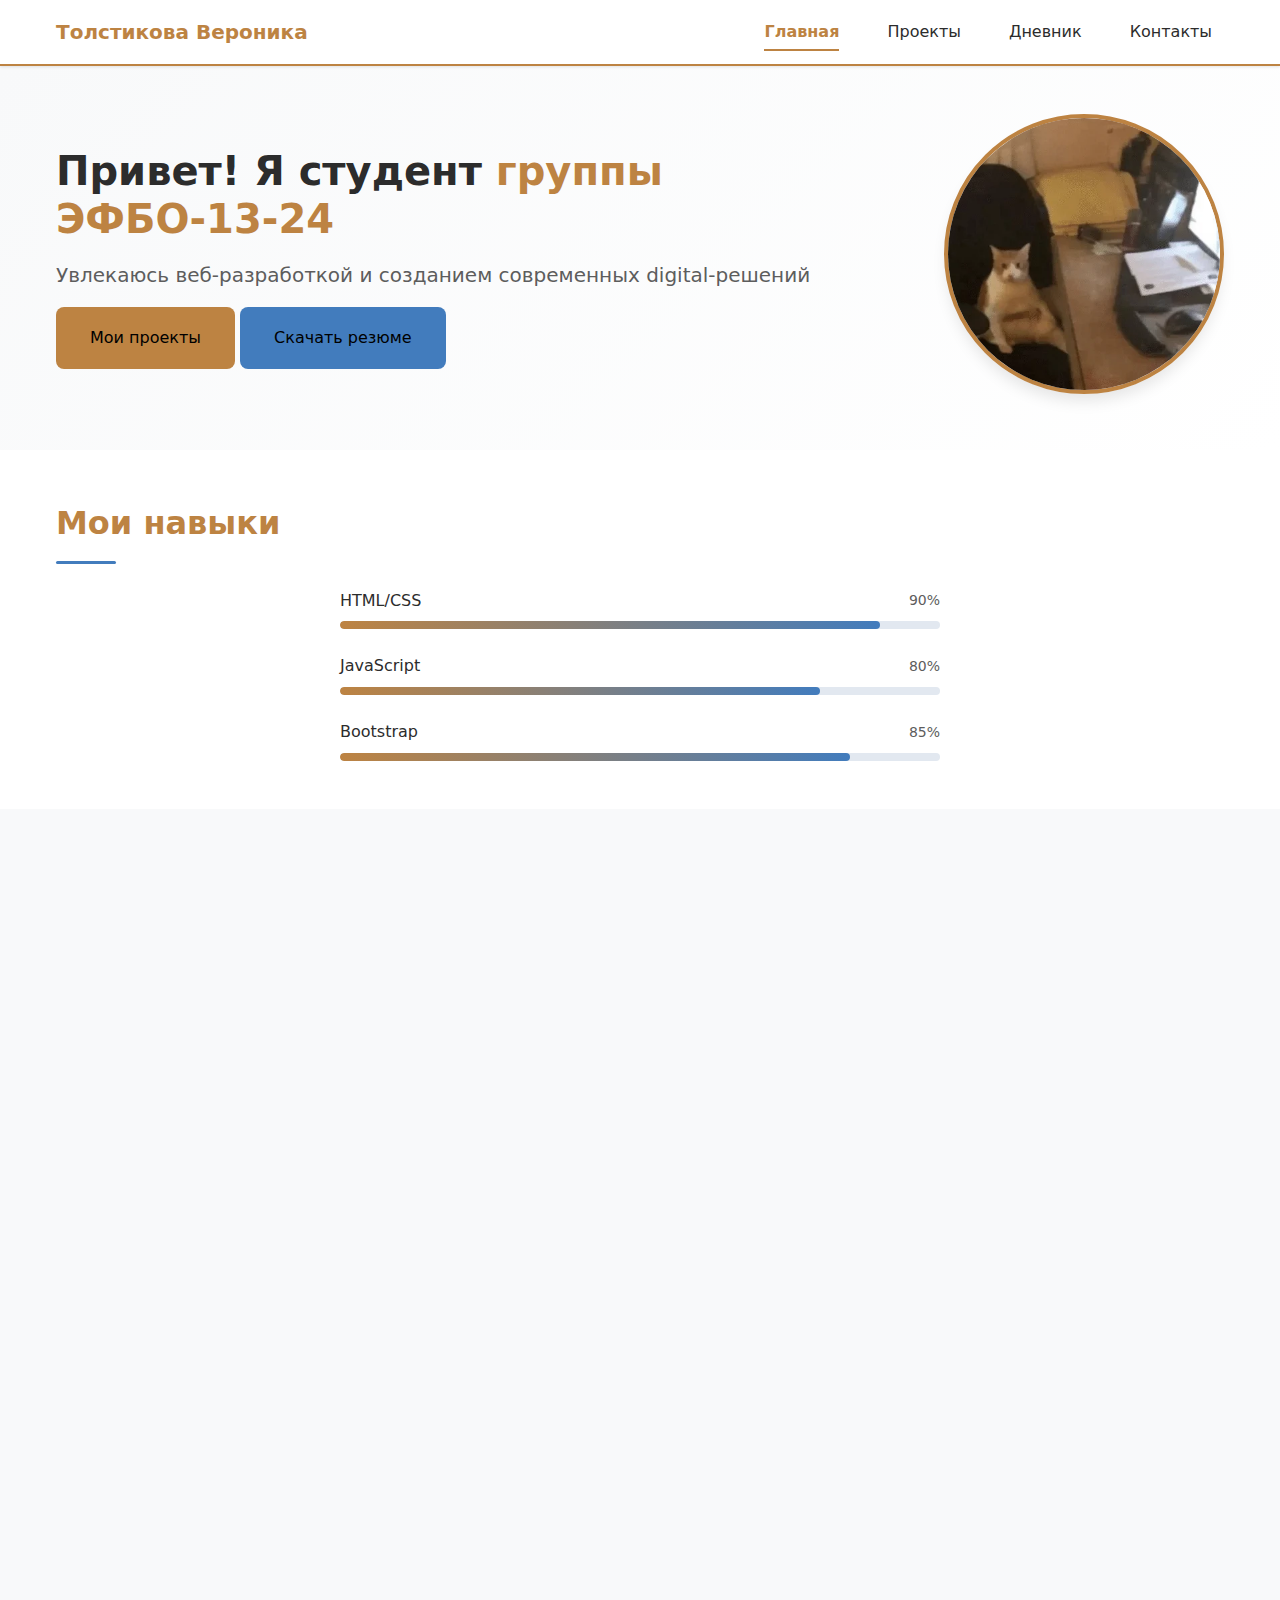
<file: index.html>
﻿<!DOCTYPE html>
<html lang="ru">
<head>
    <meta charset="UTF-8">
    <meta name="viewport" content="width=device-width, initial-scale=1, viewport-fit=cover">
    <title>Портфолио студента - ЭФБО-13-24</title>
    <link rel="stylesheet" href="styles/styles.css">
</head>
<body>
    <div class="page">
        <a class="skip-link" href="#main">Перейти к основному содержимому</a>

        <header class="header">
            <div class="container">
                <div class="header__inner">
                    <div class="logo">
                        <span class="logo__text">Толстикова Вероника</span>
                    </div>
                    <nav class="nav" aria-label="Основная навигация">
                        <ul class="nav__list">
                            <li class="nav__item"><a href="index.html" class="nav__link active">Главная</a></li>
                            <li class="nav__item"><a href="pages/projects.html" class="nav__link">Проекты</a></li>
                            <li class="nav__item"><a href="pages/diary.html" class="nav__link">Дневник</a></li>
                            <li class="nav__item"><a href="pages/contacts.html" class="nav__link">Контакты</a></li>
                        </ul>
                    </nav>
                </div>
            </div>
        </header>

        <main id="main" class="main">
            <section class="hero">
                <div class="container">
                    <div class="hero__inner">
                        <div class="hero__content">
                            <h1 class="hero__title">Привет! Я студент <span class="highlight">группы ЭФБО-13-24</span></h1>
                            <p class="hero__subtitle">Увлекаюсь веб-разработкой и созданием современных digital-решений</p>
                            <div class="hero__actions">
                                <a href="#projects" class="btn btn--primary">Мои проекты</a>
                                <a href="assets/resume.pdf" class="btn btn--secondary" download>Скачать резюме</a>
                            </div>
                        </div>
                        <div class="hero__image">
                            <div class="avatar">
                                <img src="images/photo.png" alt="Фото студента" class="hero_photo">
                            </div>
                        </div>
                    </div>
                </div>
            </section>

            <section class="skills">
                <div class="container">
                    <h2 class="section-title">Мои навыки</h2>
                    <div class="skills__grid">
                        <div class="skill">
                            <div class="skill__info">
                                <span class="skill__name">HTML/CSS</span>
                                <span class="skill__percent">90%</span>
                            </div>
                            <div class="skill__bar">
                                <div class="skill__progress" style="width: 90%"></div>
                            </div>
                        </div>
                        <div class="skill">
                            <div class="skill__info">
                                <span class="skill__name">JavaScript</span>
                                <span class="skill__percent">80%</span>
                            </div>
                            <div class="skill__bar">
                                <div class="skill__progress" style="width: 80%"></div>
                            </div>
                        </div>
                        <div class="skill">
                            <div class="skill__info">
                                <span class="skill__name">Bootstrap</span>
                                <span class="skill__percent">85%</span>
                            </div>
                            <div class="skill__bar">
                                <div class="skill__progress" style="width: 85%"></div>
                            </div>
                        </div>
                            </div>
                        </div>
                    </div>
                </div>
            </section>

            <section id="projects" class="projects-preview">
                <div class="container">
                    <h2 class="section-title">Мои лучшие проекты</h2>
                    <div class="projects-area">
                        <div class="projects-preview_grid">
                            <article class="project-card">
                                <div class="project-card_image">
                                    <img src="images/project1.png" alt="Личный сайт-портфолио" loading="lazy">
                                </div>
                                <div class="project-card_content">
                                    <h3 class="project-card_title">Личный сайт-портфолио</h3>
                                    <p class="project-card_description">Адаптивный веб-сайт с современным дизайном</p>
                                    <p class="project-card_full-desc">Полностью адаптивный сайт-портфолио с использованием HTML5, CSS3 и JavaScript. Включает анимации, валидацию форм и оптимизацию для SEO.</p>
                                </div>
                            </article>
                            <article class="project-card">
                                <div class="project-card_image">
                                    <img src="images/project2.png" alt="Todo-приложение" loading="lazy">
                                </div>
                                <div class="project-card_content">
                                    <h3 class="project-card_title">Todo-приложение</h3>
                                    <p class="project-card_description">Интерактивное приложение для управления задачами</p>
                                    <p class="project-card_full-desc">Приложение с возможностью добавления, редактирования, удаления и фильтрации задач. Локальное сохранение данных в браузере.</p>
                                </div>
                            </article>
                            <article class="project-card">
                                <div class="project-card_image">
                                    <img src="images/project3.png" alt="Интернет-магазин" loading="lazy">
                                </div>
                                <div class="project-card_content">
                                    <h3 class="project-card_title">Интернет-магазин</h3>
                                    <p class="project-card_description">Прототип e-commerce платформы</p>
                                    <p class="project-card_full-desc">Многостраничный интернет-магазин с корзиной покупок, фильтрацией товаров и формой оформления заказа.</p>
                                </div>
                            </article>
                        </div>
                    </div>
                    <div class="projects__more">
                        <a href="/pages/projects.html" class="btn btn--primary">Все проекты</a>
                    </div>
                </div>
            </section>

            <section class="about">
                <div class="container">
                    <h2 class="section-title">Обо мне</h2>
                    <div class="about__content">
                        <div class="about__text">
                            <p>Студент группы ЭФБО-13-24, увлекаюсь веб-разработкой и современными технологиями. Стремлюсь к созданию качественных и доступных digital-решений.</p>
                            <p>В настоящее время изучаю современные фреймворки и инструменты для frontend и backend разработки.</p>
                            <div class="about__stats">
                                <div class="stat">
                                    <span class="stat__number">15+</span>
                                    <span class="stat__label">Завершенных проектов</span>
                                </div>
                                <div class="stat">
                                    <span class="stat__number">2</span>
                                    <span class="stat__label">Года обучения</span>
                                </div>
                                <div class="stat">
                                    <span class="stat__number">6</span>
                                    <span class="stat__label">Технологий</span>
                                </div>
                            </div>
                        </div>
                    </div>
                </div>
            </section>
        </main>

        <footer class="footer">
            <div class="container">
                <div class="footer__content">
                    <div class="footer__info">
                        <p class="footer__text">© 2025 Толстикова Вероника</p>
                        <p class="footer__subtext">Студентка группы ЭФБО-13-24</p>
                    </div>
                </div>
            </div>
        </footer>
    </div>
</body>
</html>
</file>
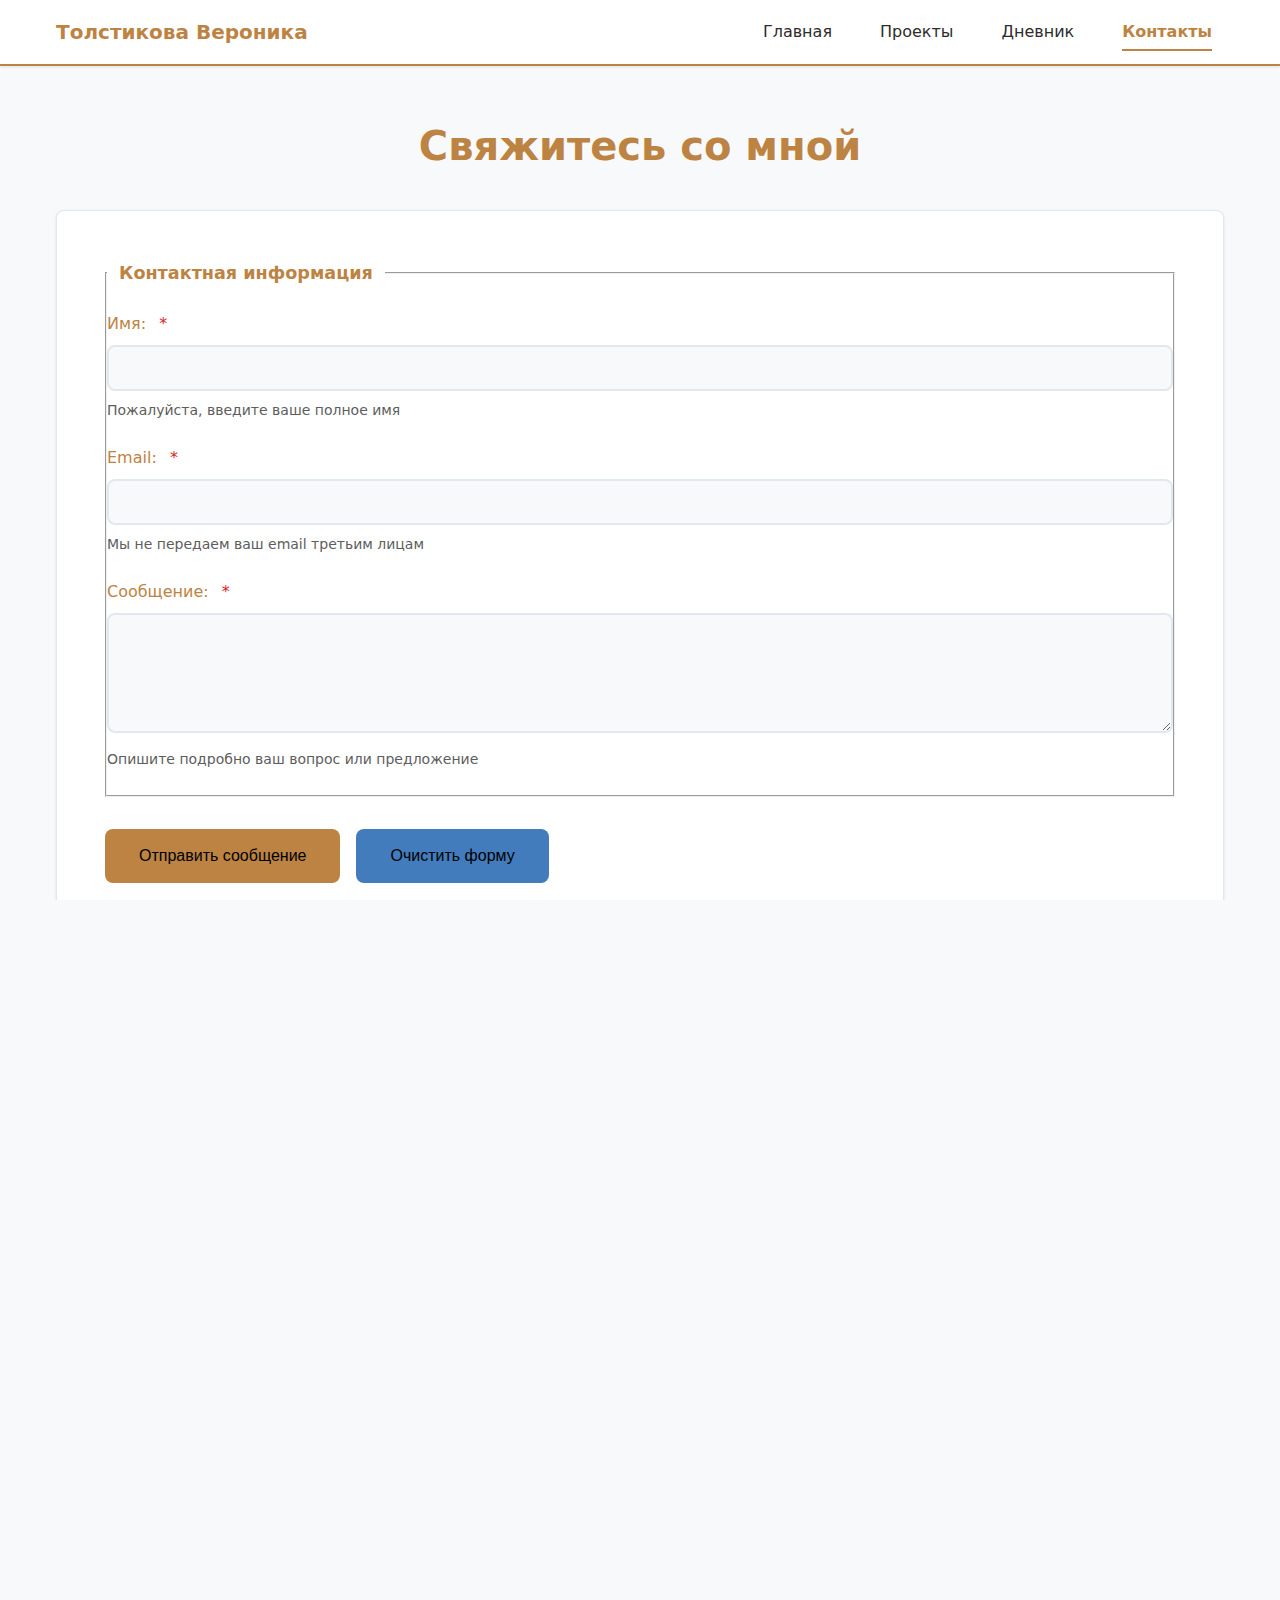
<file: pages/contacts.html>
﻿<!DOCTYPE html>
<html lang="ru">
<head>
    <meta charset="UTF-8">
    <meta name="viewport" content="width=device-width, initial-scale=1, viewport-fit=cover">
    <title>Контакты - Портфолио студента</title>
    <link rel="stylesheet" href="../styles/styles.css">
</head>
<body>
    <div class="page">
        <a class="skip-link" href="#main">Перейти к основному содержимому</a>

        <header class="header">
            <div class="container">
                <div class="header__inner">
                    <div class="logo">
                        <span class="logo__text">Толстикова Вероника</span>
                    </div>
                    <nav class="nav" aria-label="Основная навигация">
                        <ul class="nav__list">
                            <li class="nav__item"><a href="../index.html" class="nav__link">Главная</a></li>
                            <li class="nav__item"><a href="projects.html" class="nav__link">Проекты</a></li>
                            <li class="nav__item"><a href="diary.html" class="nav__link">Дневник</a></li>
                            <li class="nav__item"><a href="contacts.html" class="nav__link active" aria-current="page">Контакты</a></li>
                        </ul>
                    </nav>
                </div>
            </div>
        </header>

        <main id="main" class="main">
            <section class="contacts">
                <div class="container">
                    <h1 class="page-title">Свяжитесь со мной</h1>

                    <div class="contacts__content">
                        <div class="contact-form">
                            <form id="contactForm" class="form" novalidate>
                                <fieldset>
                                    <legend class="form__legend">Контактная информация</legend>

                                    <div class="form__group">
                                        <label for="name" class="form__label">
                                            Имя:
                                            <span class="required-indicator" aria-hidden="true">*</span>
                                            <span class="sr-only">обязательное поле</span>
                                        </label>
                                        <input type="text" id="name" name="name" class="form__input"
                                               required aria-required="true"
                                               aria-describedby="nameError nameHelp">
                                        <div class="form__help" id="nameHelp">
                                            Пожалуйста, введите ваше полное имя
                                        </div>
                                        <span class="form__error" id="nameError" role="alert" aria-live="polite"></span>
                                    </div>

                                    <div class="form__group">
                                        <label for="email" class="form__label">
                                            Email:
                                            <span class="required-indicator" aria-hidden="true">*</span>
                                            <span class="sr-only">обязательное поле</span>
                                        </label>
                                        <input type="email" id="email" name="email" class="form__input"
                                               required aria-required="true"
                                               aria-describedby="emailError emailHelp">
                                        <div class="form__help" id="emailHelp">
                                            Мы не передаем ваш email третьим лицам
                                        </div>
                                        <span class="form__error" id="emailError" role="alert" aria-live="polite"></span>
                                    </div>

                                    <div class="form__group">
                                        <label for="message" class="form__label">
                                            Сообщение:
                                            <span class="required-indicator" aria-hidden="true">*</span>
                                            <span class="sr-only">обязательное поле</span>
                                        </label>
                                        <textarea id="message" name="message" class="form__textarea" rows="5"
                                                  required aria-required="true"
                                                  aria-describedby="messageError messageHelp"></textarea>
                                        <div class="form__help" id="messageHelp">
                                            Опишите подробно ваш вопрос или предложение
                                        </div>
                                        <span class="form__error" id="messageError" role="alert" aria-live="polite"></span>
                                    </div>
                                </fieldset>

                                <div class="form__actions">
                                    <button type="submit" class="btn btn--primary">
                                        Отправить сообщение
                                    </button>
                                    <button type="reset" class="btn btn--secondary">
                                        Очистить форму
                                    </button>
                                </div>

                                <div class="form__status" id="formStatus" role="alert" aria-live="polite"></div>
                            </form>
                        </div>

                        <div class="contact-info">
                            <h2 class="section-title">Контакты</h2>
                            <div class="contact-list">
                                <div class="contact-item">
                                    <span class="contact-icon" aria-hidden="true">✉️</span>
                                    <span class="contact-text">student@edu.ru</span>
                                </div>
                                <a href="https://github.com/NekKka0" class="contact-link"
                                   target="_blank" rel="noopener noreferrer"
                                   aria-label="Мой GitHub профиль: NekKka0 (откроется в новой вкладке)">
                                    <span class="contact-icon" aria-hidden="true">🔗</span>
                                    <span class="contact-text">GitHub: NekKka0</span>
                                </a>
                                <div class="contact-item">
                                    <span class="contact-icon" aria-hidden="true">📍</span>
                                    <span class="contact-text">Москва, Россия</span>
                                </div>
                            </div>
                        </div>
                    </div>
                </div>
            </section>
        </main>

        <footer class="footer">
            <div class="container">
                <div class="footer__content">
                    <div class="footer__info">
                        <p class="footer__text">© 2025 Толстикова Вероника</p>
                        <p class="footer__subtext">Студентка группы ЭФБО-13-24</p>
                    </div>
                    <div class="footer__links">
                </div>
            </div>
        </footer>
    </div>

    <script>
        // Улучшенная валидация формы с доступностью
        document.addEventListener('DOMContentLoaded', function () {
            const contactForm = document.getElementById('contactForm');
            const formStatus = document.getElementById('formStatus');

            // Функция для показа ошибок
            function showError(input, message) {
                const errorElement = document.getElementById(input.id + 'Error');
                errorElement.textContent = message;
                input.setAttribute('aria-invalid', 'true');
                input.classList.add('form__input--error');
            }

            // Функция для очистки ошибок
            function clearError(input) {
                const errorElement = document.getElementById(input.id + 'Error');
                errorElement.textContent = '';
                input.removeAttribute('aria-invalid');
                input.classList.remove('form__input--error');
            }

            // Валидация в реальном времени
            const inputs = contactForm.querySelectorAll('input, textarea');
            inputs.forEach(input => {
                input.addEventListener('blur', function () {
                    validateField(this);
                });

                input.addEventListener('input', function () {
                    if (this.getAttribute('aria-invalid') === 'true') {
                        validateField(this);
                    }
                });
            });

            // Валидация отдельного поля
            function validateField(field) {
                clearError(field);

                if (field.required && field.value.trim() === '') {
                    showError(field, 'Это поле обязательно для заполнения');
                    return false;
                }

                if (field.type === 'email' && field.value.trim() !== '') {
                    const emailRegex = /^[^\s@]+@[^\s@]+\.[^\s@]+$/;
                    if (!emailRegex.test(field.value)) {
                        showError(field, 'Пожалуйста, введите корректный email');
                        return false;
                    }
                }

                return true;
            }

            // Основная валидация формы
            contactForm.addEventListener('submit', function (e) {
                e.preventDefault();

                let isValid = true;
                const firstInvalidField = null;

                // Валидация всех полей
                inputs.forEach(input => {
                    if (!validateField(input)) {
                        isValid = false;
                        if (!firstInvalidField) {
                            firstInvalidField = input;
                        }
                    }
                });

                if (isValid) {
                    // Показываем статус успеха
                    formStatus.textContent = 'Сообщение успешно отправлено! Мы свяжемся с вами в ближайшее время.';
                    formStatus.className = 'form__status form__status--success';

                    // Фокусируемся на статусе для скринридеров
                    formStatus.focus();

                    // Сбрасываем форму через 3 секунды
                    setTimeout(() => {
                        contactForm.reset();
                        formStatus.textContent = '';
                        formStatus.className = 'form__status';
                    }, 3000);
                } else {
                    // Фокусируемся на первом ошибочном поле
                    if (firstInvalidField) {
                        firstInvalidField.focus();
                    }

                    formStatus.textContent = 'Пожалуйста, исправьте ошибки в форме.';
                    formStatus.className = 'form__status form__status--error';
                }
            });

            // Обработка сброса формы
            contactForm.addEventListener('reset', function () {
                inputs.forEach(input => {
                    clearError(input);
                });
                formStatus.textContent = '';
                formStatus.className = 'form__status';
            });

            // Добавляем обработку клавиши Escape для сброса фокуса
            document.addEventListener('keydown', function (e) {
                if (e.key === 'Escape') {
                    if (document.activeElement && document.activeElement.classList.contains('form__input')) {
                        document.activeElement.blur();
                    }
                }
            });
        });
    </script>
</body>
</html>
</file>
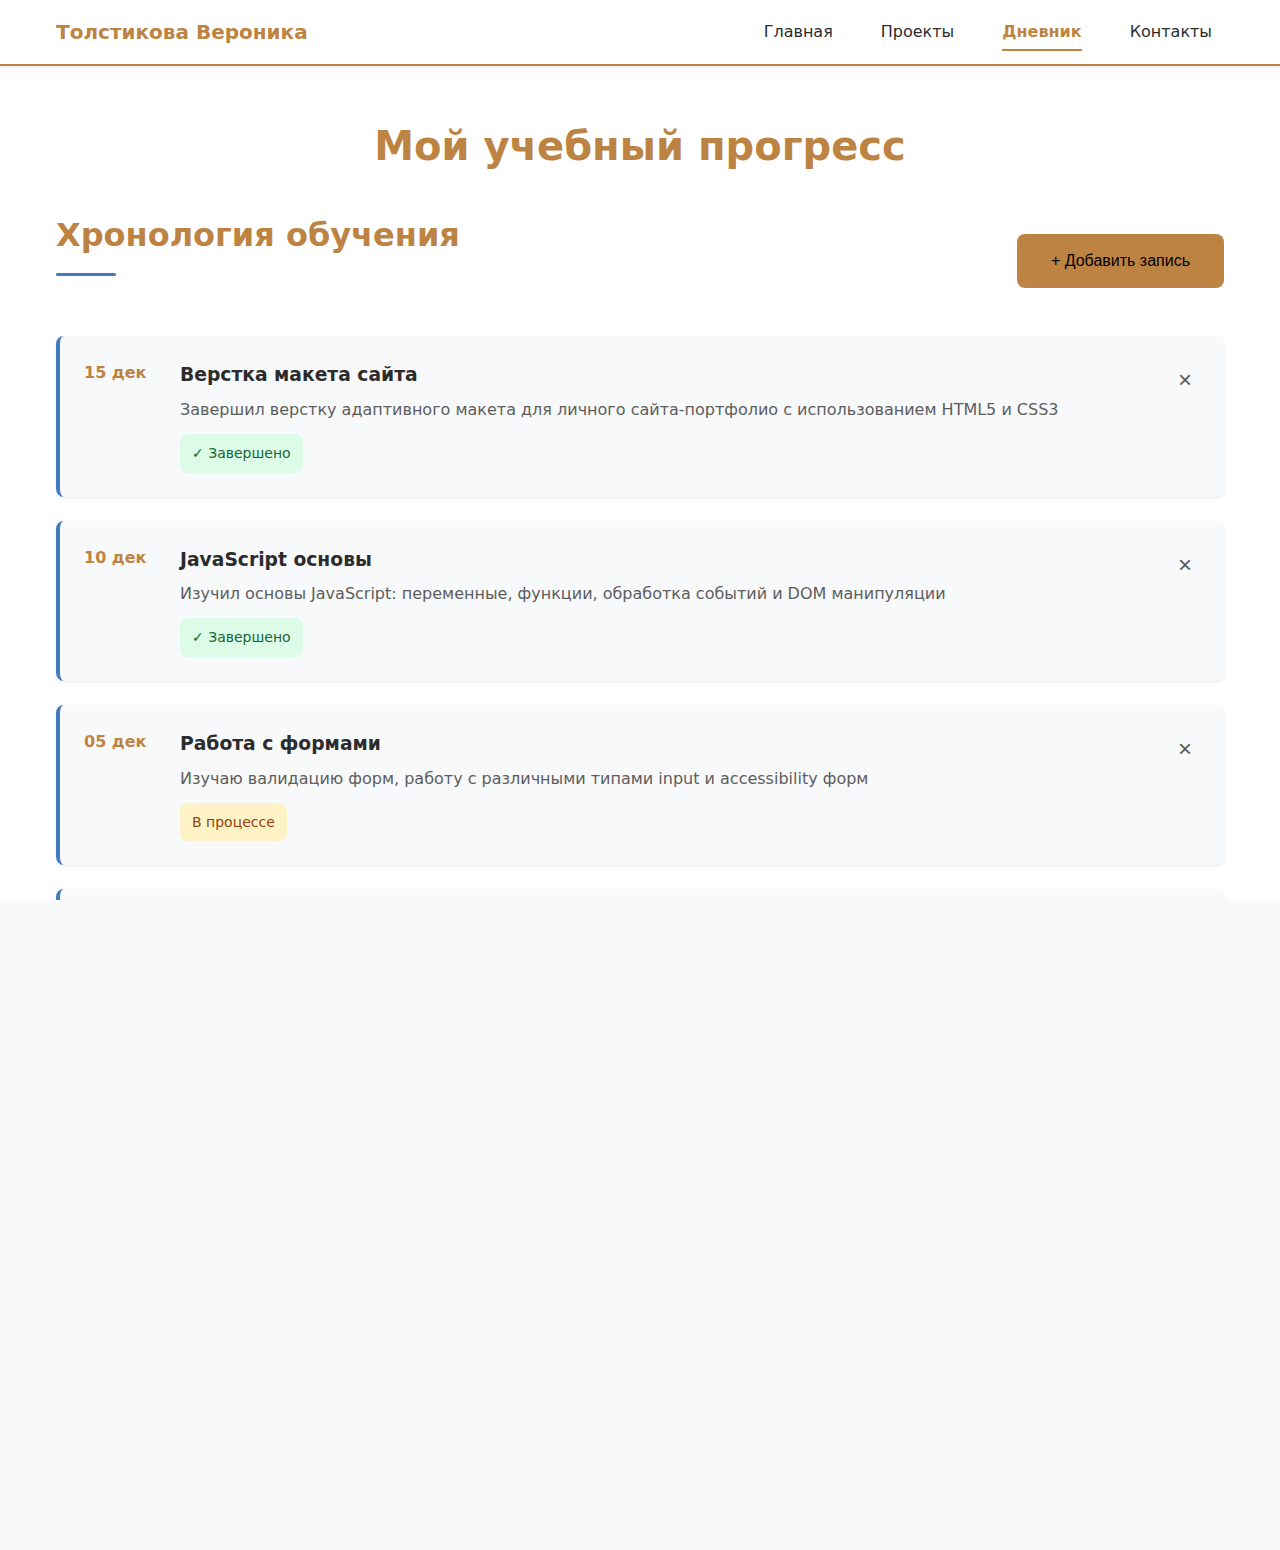
<file: pages/diary.html>
﻿<!DOCTYPE html>
<html lang="ru">
<head>
    <meta charset="UTF-8">
    <meta name="viewport" content="width=device-width, initial-scale=1, viewport-fit=cover">
    <title>Учебный дневник - Портфолио студента</title>
    <link rel="stylesheet" href="../styles/styles.css">
</head>
<body>
    <div class="page">
        <a class="skip-link" href="#main">Перейти к основному содержимому</a>

        <header class="header">
            <div class="container">
                <div class="header__inner">
                    <div class="logo">
                        <span class="logo__text">Толстикова Вероника</span>
                    </div>
                    <nav class="nav" aria-label="Основная навигация">
                        <ul class="nav__list">
                            <li class="nav__item"><a href="../index.html" class="nav__link">Главная</a></li>
                            <li class="nav__item"><a href="projects.html" class="nav__link">Проекты</a></li>
                            <li class="nav__item"><a href="diary.html" class="nav__link active">Дневник</a></li>
                            <li class="nav__item"><a href="contacts.html" class="nav__link">Контакты</a></li>
                        </ul>
                    </nav>
                </div>
            </div>
        </header>

        <main id="main" class="main">
            <section class="diary">
                <div class="container">
                    <h1 class="page-title">Мой учебный прогресс</h1>

                    <!-- Форма добавления новой записи -->
                    <div class="add-entry-form" id="addEntryForm" style="display: none;">
                        <div class="form-container">
                            <h2 class="section-title">Добавить новую запись</h2>
                            <form id="newEntryForm" class="form">
                                <div class="form__group">
                                    <label for="entryDate" class="form__label">Дата</label>
                                    <input type="date" id="entryDate" class="form__input" required>
                                </div>

                                <div class="form__group">
                                    <label for="entryTitle" class="form__label">Название записи</label>
                                    <input type="text" id="entryTitle" class="form__input" required
                                           placeholder="Например: Изучение React hooks">
                                </div>

                                <div class="form__group">
                                    <label for="entryDescription" class="form__label">Описание</label>
                                    <textarea id="entryDescription" class="form__textarea" rows="4"
                                              placeholder="Подробное описание того, что вы изучили или сделали..."></textarea>
                                </div>

                                <div class="form__group">
                                    <label class="form__label">Статус</label>
                                    <div class="radio-group">
                                        <div class="radio-option">
                                            <input type="radio" id="status-completed" name="entryStatus" value="completed" class="form-check-input">
                                            <label for="status-completed" class="form-check-label">Завершено</label>
                                        </div>
                                        <div class="radio-option">
                                            <input type="radio" id="status-inprogress" name="entryStatus" value="in-progress" class="form-check-input" checked>
                                            <label for="status-inprogress" class="form-check-label">В процессе</label>
                                        </div>
                                    </div>
                                </div>

                                <div class="form__actions">
                                    <button type="submit" class="btn btn--primary">Добавить запись</button>
                                    <button type="button" class="btn btn--secondary" id="cancelAddEntry">Отмена</button>
                                </div>
                            </form>
                        </div>
                    </div>

                    <div class="diary__content">
                        <div class="progress-timeline">
                            <div class="timeline-header">
                                <h2 class="section-title">Хронология обучения</h2>
                                <button class="btn btn--primary" id="showAddForm">+ Добавить запись</button>
                            </div>
                            <div class="timeline" id="timelineContainer">
                                <!-- Записи будут добавляться сюда динамически -->
                                <div class="timeline__item completed">
                                    <div class="timeline__date">15 дек</div>
                                    <div class="timeline__content">
                                        <h3 class="timeline__title">Верстка макета сайта</h3>
                                        <p class="timeline__description">Завершил верстку адаптивного макета для личного сайта-портфолио с использованием HTML5 и CSS3</p>
                                        <span class="timeline__status">✓ Завершено</span>
                                        <button class="timeline__delete" aria-label="Удалить запись">×</button>
                                    </div>
                                </div>
                                <div class="timeline__item completed">
                                    <div class="timeline__date">10 дек</div>
                                    <div class="timeline__content">
                                        <h3 class="timeline__title">JavaScript основы</h3>
                                        <p class="timeline__description">Изучил основы JavaScript: переменные, функции, обработка событий и DOM манипуляции</p>
                                        <span class="timeline__status">✓ Завершено</span>
                                        <button class="timeline__delete" aria-label="Удалить запись">×</button>
                                    </div>
                                </div>
                                <div class="timeline__item in-progress">
                                    <div class="timeline__date">05 дек</div>
                                    <div class="timeline__content">
                                        <h3 class="timeline__title">Работа с формами</h3>
                                        <p class="timeline__description">Изучаю валидацию форм, работу с различными типами input и accessibility форм</p>
                                        <span class="timeline__status">В процессе</span>
                                        <button class="timeline__delete" aria-label="Удалить запись">×</button>
                                    </div>
                                </div>
                                <div class="timeline__item in-progress">
                                    <div class="timeline__date">01 дек</div>
                                    <div class="timeline__content">
                                        <h3 class="timeline__title">Адаптивный дизайн</h3>
                                        <p class="timeline__description">Практикую создание полностью адаптивных интерфейсов с использованием CSS Grid и Flexbox</p>
                                        <span class="timeline__status">В процессе</span>
                                        <button class="timeline__delete" aria-label="Удалить запись">×</button>
                                    </div>
                                </div>
                            </div>
                        </div>

                        <div class="current-courses">
                            <h2 class="section-title">Текущие курсы</h2>
                            <div class="courses">
                                <div class="course">
                                    <div class="course__info">
                                        <span class="course__name">Веб-разработка</span>
                                        <span class="course__percent">90%</span>
                                    </div>
                                    <div class="course__progress">
                                        <div class="course__progress-bar" style="width: 90%"></div>
                                    </div>
                                </div>
                                <div class="course">
                                    <div class="course__info">
                                        <span class="course__name">JavaScript</span>
                                        <span class="course__percent">70%</span>
                                    </div>
                                    <div class="course__progress">
                                        <div class="course__progress-bar" style="width: 70%"></div>
                                    </div>
                                </div>
                                <div class="course">
                                    <div class="course__info">
                                        <span class="course__name">React</span>
                                        <span class="course__percent">50%</span>
                                    </div>
                                    <div class="course__progress">
                                        <div class="course__progress-bar" style="width: 50%"></div>
                                    </div>
                                </div>
                            </div>
                        </div>
                    </div>
                </div>
            </section>
        </main>

        <footer class="footer">
            <div class="container">
                <div class="footer__content">
                    <div class="footer__info">
                        <p class="footer__text">© 2025 Толстикова Вероника</p>
                        <p class="footer__subtext">Студентка группы ЭФБО-13-24</p>
                    </div>
                </div>
            </div>
        </footer>
    </div>

    <script>
        document.addEventListener('DOMContentLoaded', function () {
            const addEntryForm = document.getElementById('addEntryForm');
            const showAddFormBtn = document.getElementById('showAddForm');
            const cancelAddEntryBtn = document.getElementById('cancelAddEntry');
            const newEntryForm = document.getElementById('newEntryForm');
            const timelineContainer = document.getElementById('timelineContainer');

            // Установка сегодняшней даты по умолчанию
            const today = new Date().toISOString().split('T')[0];
            document.getElementById('entryDate').value = today;

            // Показать форму добавления записи
            showAddFormBtn.addEventListener('click', function () {
                addEntryForm.style.display = 'block';
                showAddFormBtn.style.display = 'none';
                // Фокус на первое поле формы для доступности
                document.getElementById('entryTitle').focus();
            });

            // Скрыть форму добавления записи
            cancelAddEntryBtn.addEventListener('click', function () {
                addEntryForm.style.display = 'none';
                showAddFormBtn.style.display = 'block';
                newEntryForm.reset();
                document.getElementById('entryDate').value = today;
            });

            // Обработка отправки формы
            newEntryForm.addEventListener('submit', function (e) {
                e.preventDefault();

                const date = document.getElementById('entryDate').value;
                const title = document.getElementById('entryTitle').value.trim();
                const description = document.getElementById('entryDescription').value.trim();
                const status = document.querySelector('input[name="entryStatus"]:checked').value;

                if (!title) {
                    alert('Пожалуйста, введите название записи');
                    return;
                }

                // Форматирование даты
                const dateObj = new Date(date);
                const formattedDate = dateObj.toLocaleDateString('ru-RU', {
                    day: 'numeric',
                    month: 'short'
                });

                // Создание новой записи
                addNewEntry(formattedDate, title, description, status);

                // Сброс формы и скрытие
                newEntryForm.reset();
                document.getElementById('entryDate').value = today;
                addEntryForm.style.display = 'none';
                showAddFormBtn.style.display = 'block';

                // Показать сообщение об успехе
                showNotification('Запись успешно добавлена!');
            });

            // Функция добавления новой записи
            function addNewEntry(date, title, description, status) {
                const newEntry = document.createElement('div');
                newEntry.className = `timeline__item ${status}`;
                newEntry.innerHTML = `
                        <div class="timeline__date">${date}</div>
                        <div class="timeline__content">
                            <h3 class="timeline__title">${title}</h3>
                            ${description ? `<p class="timeline__description">${description}</p>` : ''}
                            <span class="timeline__status">${status === 'completed' ? '✓ Завершено' : 'В процессе'}</span>
                            <button class="timeline__delete" aria-label="Удалить запись">×</button>
                        </div>
                    `;

                // Добавляем в начало списка
                timelineContainer.insertBefore(newEntry, timelineContainer.firstChild);

                // Добавляем обработчик удаления для новой записи
                const deleteBtn = newEntry.querySelector('.timeline__delete');
                deleteBtn.addEventListener('click', function () {
                    if (confirm('Вы уверены, что хотите удалить эту запись?')) {
                        timelineContainer.removeChild(newEntry);
                        showNotification('Запись удалена');
                    }
                });
            }

            // Функция показа уведомления
            function showNotification(message) {
                // Создаем элемент уведомления
                const notification = document.createElement('div');
                notification.className = 'notification';
                notification.textContent = message;
                notification.style.cssText = `
                        position: fixed;
                        top: 20px;
                        right: 20px;
                        background: var(--primary-color);
                        color: white;
                        padding: var(--space-md) var(--space-lg);
                        border-radius: var(--radius);
                        box-shadow: var(--shadow-lg);
                        z-index: 1000;
                        animation: slideIn 0.3s ease;
                    `;

                document.body.appendChild(notification);

                // Удаляем уведомление через 3 секунды
                setTimeout(() => {
                    notification.style.animation = 'slideOut 0.3s ease';
                    setTimeout(() => {
                        if (notification.parentNode) {
                            document.body.removeChild(notification);
                        }
                    }, 300);
                }, 3000);
            }

            // Добавляем обработчики удаления для существующих записей
            const deleteButtons = document.querySelectorAll('.timeline__delete');
            deleteButtons.forEach(btn => {
                btn.addEventListener('click', function () {
                    const entry = this.closest('.timeline__item');
                    if (confirm('Вы уверены, что хотите удалить эту запись?')) {
                        timelineContainer.removeChild(entry);
                        showNotification('Запись удалена');
                    }
                });
            });

            // Добавляем стили для анимации
            const style = document.createElement('style');
            style.textContent = `
                    @keyframes slideIn {
                        from { transform: translateX(100%); opacity: 0; }
                        to { transform: translateX(0); opacity: 1; }
                    }
                    @keyframes slideOut {
                        from { transform: translateX(0); opacity: 1; }
                        to { transform: translateX(100%); opacity: 0; }
                    }
                `;
            document.head.appendChild(style);
        });
    </script>
</body>
</html>
</file>
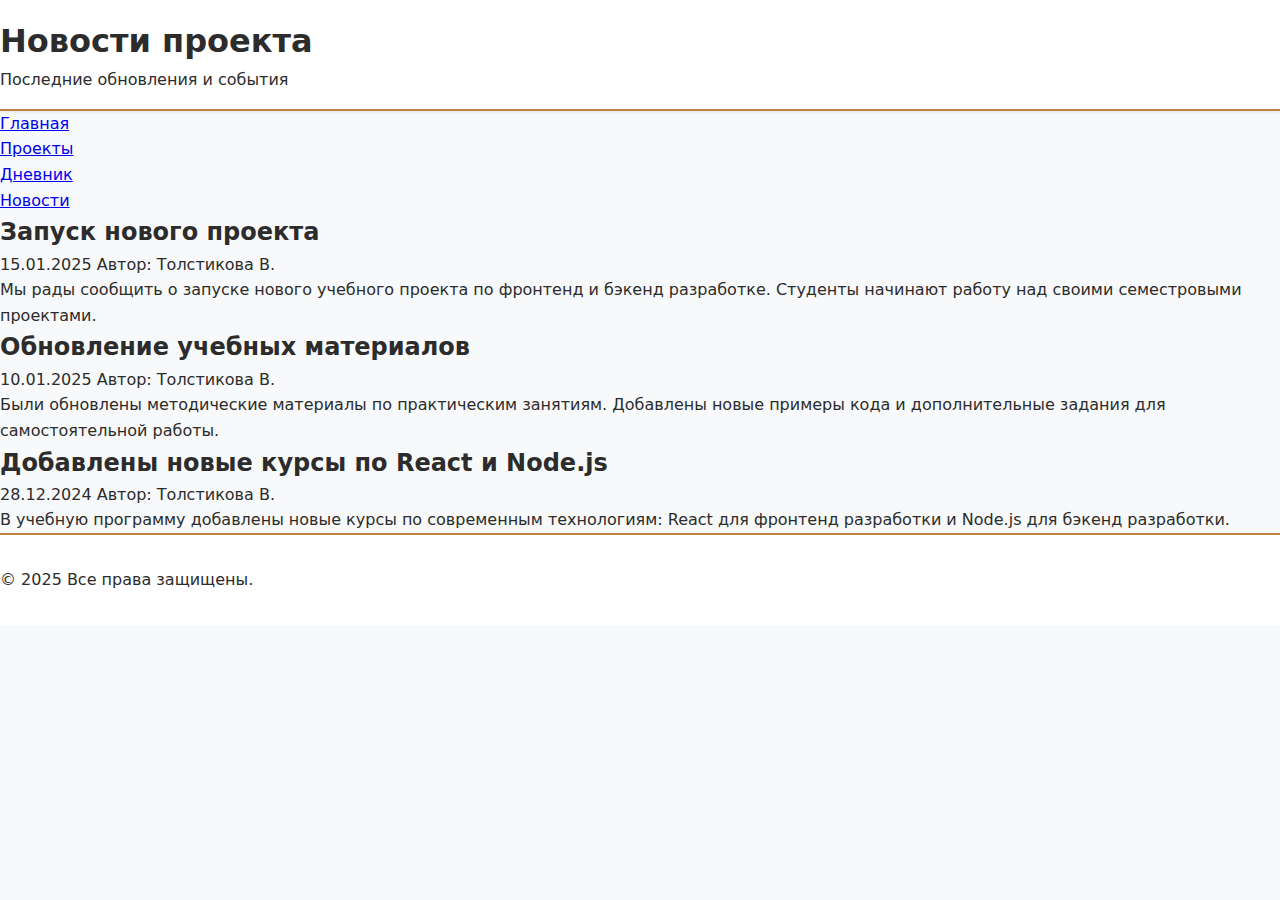
<file: pages/news.html>
﻿<!DOCTYPE html>
<html lang="ru">
<head>
    <meta charset="UTF-8">
    <meta name="viewport" content="width=device-width, initial-scale=1.0">
    <title>Новости - Портфолио</title>
    <link rel="stylesheet" href="../styles/styles.css">
</head>
<body>
    <div class="page-container">
        <header class="header">
            <h1>Новости проекта</h1>
            <p>Последние обновления и события</p>
        </header>

        <nav class="nav">
            <ul class="nav-list">
                <li class="nav-item"><a class="nav-link" href="../index.html">Главная</a></li>
                <li class="nav-item"><a class="nav-link" href="projects.html">Проекты</a></li>
                <li class="nav-item"><a class="nav-link" href="diary.html">Дневник</a></li>
                <li class="nav-item"><a class="nav-link active" href="news.html">Новости</a></li>
            </ul>
        </nav>

        <main class="content">
            <div class="news-section">
                <article class="news-card">
                    <h2 class="news-title">Запуск нового проекта</h2>
                    <div class="news-meta">
                        <span class="news-date">15.01.2025</span>
                        <span class="news-author">Автор: Толстикова В.</span>
                    </div>
                    <p class="news-text">
                        Мы рады сообщить о запуске нового учебного проекта по фронтенд и бэкенд разработке.
                        Студенты начинают работу над своими семестровыми проектами.
                    </p>
                </article>

                <article class="news-card">
                    <h2 class="news-title">Обновление учебных материалов</h2>
                    <div class="news-meta">
                        <span class="news-date">10.01.2025</span>
                        <span class="news-author">Автор: Толстикова В.</span>
                    </div>
                    <p class="news-text">
                        Были обновлены методические материалы по практическим занятиям. Добавлены новые
                        примеры кода и дополнительные задания для самостоятельной работы.
                    </p>
                </article>

                <article class="news-card">
                    <h2 class="news-title">Добавлены новые курсы по React и Node.js</h2>
                    <div class="news-meta">
                        <span class="news-date">28.12.2024</span>
                        <span class="news-author">Автор: Толстикова В.</span>
                    </div>
                    <p class="news-text">
                        В учебную программу добавлены новые курсы по современным технологиям:
                        React для фронтенд разработки и Node.js для бэкенд разработки.
                    </p>
                </article>
            </div>
        </main>

        <footer class="footer">
            <p>&copy; 2025 Все права защищены.</p>
        </footer>
    </div>
</body>
</html>
</file>
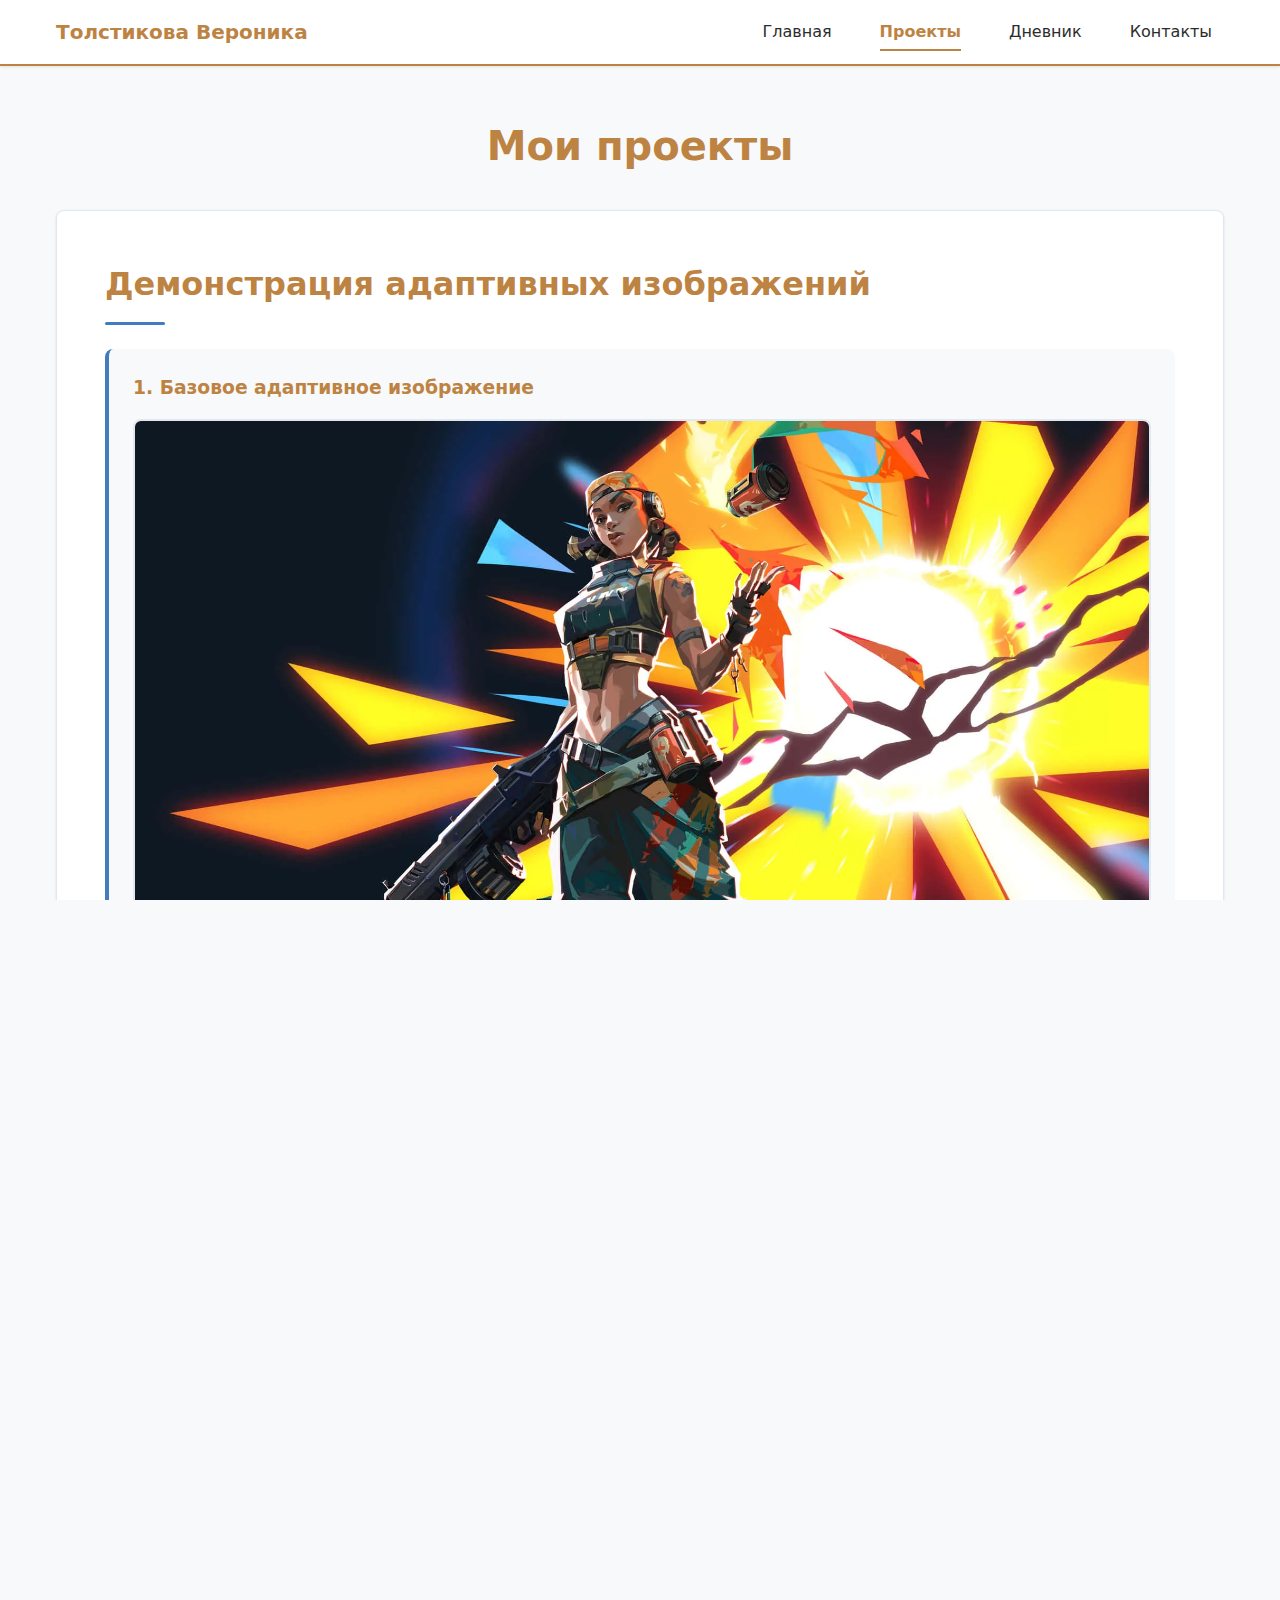
<file: pages/projects.html>
﻿<!DOCTYPE html>
<html lang="ru">
<head>
    <meta charset="UTF-8">
    <meta name="viewport" content="width=device-width, initial-scale=1, viewport-fit=cover">
    <title>Проекты - Портфолио студента</title>
    <link rel="stylesheet" href="../styles/styles.css">
</head>
<body>
    <div class="page">
        <a class="skip-link" href="#main">Перейти к основному содержимому</a>

        <header class="header">
            <div class="container">
                <div class="header__inner">
                    <div class="logo">
                        <span class="logo__text">Толстикова Вероника</span>
                    </div>
                    <nav class="nav" aria-label="Основная навигация">
                        <ul class="nav__list">
                            <li class="nav__item"><a href="../index.html" class="nav__link">Главная</a></li>
                            <li class="nav__item"><a href="projects.html" class="nav__link active">Проекты</a></li>
                            <li class="nav__item"><a href="diary.html" class="nav__link">Дневник</a></li>
                            <li class="nav__item"><a href="contacts.html" class="nav__link">Контакты</a></li>
                        </ul>
                    </nav>
                </div>
            </div>
        </header>

        <main id="main" class="main">
            <section class="projects">
                <div class="container">
                    <h1 class="page-title">Мои проекты</h1>

                    <!-- Демонстрация адаптивных изображений -->
                    <div class="adaptive-images-demo">
                        <h2 class="section-title">Демонстрация адаптивных изображений</h2>

                        <!-- Техника 1: Базовое адаптивное изображение -->
                        <div class="demo-section">
                            <h3>1. Базовое адаптивное изображение</h3>
                            <picture>
                                <source type="image" srcset="../images/adapt.avif">
                                <source type="image" srcset="../images/adapt.webp">
                                <img src="../images/adapt.png" alt="Пейзаж" class="responsive-image">
                            </picture>
                        </div>

                        <!-- Техника 2: Picture element с форматами -->
                        <div class="demo-section">
                            <h3>2. Picture element с форматами</h3>
                            <picture>
                                <source srcset="../images/formats.avif" type="image">
                                <source srcset="../images/formats.webp" type="image">
                                <source srcset="../images/formats.png" type="image">
                                <img src="../images/formats.png" class="responsive-image" alt="Портрет">
                            </picture>
                        </div>

                        <!-- Техника 3: Разные изображения для разных экранов -->
                        <div class="demo-section">
                            <h3>3. Разные изображения для разных экранов</h3>
                            <picture>
                                <source srcset="../images/screens.avif" type="image">
                                <source srcset="../images/screens.webp" type="image">
                                <source srcset="../images/screens.png" type="image">
                                <img src="../images/screens.png" class="responsive-image" alt="Адаптивное изображение">
                            </picture>
                        </div>
                    </div>

                    <div class="projects__filters">
                        <button class="filter-btn active" data-filter="all">Все</button>
                        <button class="filter-btn" data-filter="html">HTML</button>
                        <button class="filter-btn" data-filter="js">JavaScript</button>
                        <button class="filter-btn" data-filter="react">React</button>
                    </div>

                    <div class="projects-area">
                        <div class="projects__grid">
                            <article class="project-card" data-category="html">
                                <div class="project-card_image">
                                    <picture>
                                        <source type="image" srcset="../images/project1.avif">
                                        <source type="image" srcset="../images/project1.webp">
                                        <img src="../images/project1.png" alt="Личный сайт" loading="lazy" width="300" height="200">
                                    </picture>
                                </div>
                                <div class="project-card_content">
                                    <h3 class="project-card_title">Личный сайт</h3>
                                    <p class="project-card_description">HTML, CSS</p>
                                    <p class="project-card_full-desc">Полностью адаптивный личный сайт с современным дизайном</p>
                                </div>
                            </article>

                            <article class="project-card" data-category="js">
                                <div class="project-card_image">
                                    <picture>
                                        <source type="image" srcset="../images/project2.avif">
                                        <source type="image" srcset="../images/project2.webp">
                                        <img src="../images/project2.png" alt="Todo-приложение" loading="lazy" width="300" height="200">
                                    </picture>
                                </div>
                                <div class="project-card_content">
                                    <h3 class="project-card_title">Todo-приложение</h3>
                                    <p class="project-card_description">JavaScript</p>
                                    <p class="project-card_full-desc">Интерактивное приложение для управления задачами</p>

                                </div>
                            </article>

                            <article class="project-card" data-category="react">
                                <div class="project-card_image">
                                    <picture>
                                        <source type="image" srcset="../images/project3.avif">
                                        <source type="image" srcset="../images/project3.webp">
                                        <img src="../images/project3.png" alt="Интернет-магазин" loading="lazy" width="300" height="200">
                                    </picture>
                                </div>
                                <div class="project-card_content">
                                    <h3 class="project-card_title">Интернет-магазин</h3>
                                    <p class="project-card_description">React</p>
                                    <p class="project-card_full-desc">Полнофункциональный интернет-магазин с корзиной покупок</p>
                                </div>
                            </article>
                        </div>
                    </div>
                </div>
            </section>
        </main>

        <footer class="footer">
            <div class="container">
                <div class="footer__content">
                    <div class="footer__info">
                        <p class="footer__text">© 2025 Толстикова Вероника</p>
                        <p class="footer__subtext">Студентка группы ЭФБО-13-24</p>
                    </div>

                </div>
            </div>
        </footer>
    </div>

    <script>
        // Фильтрация проектов
        document.addEventListener('DOMContentLoaded', function () {
            const filterBtns = document.querySelectorAll('.filter-btn');
            const projectCards = document.querySelectorAll('.project-card');

            filterBtns.forEach(btn => {
                btn.addEventListener('click', function () {
                    filterBtns.forEach(b => b.classList.remove('active'));
                    this.classList.add('active');

                    const filter = this.dataset.filter;

                    projectCards.forEach(card => {
                        if (filter === 'all' || card.dataset.category === filter) {
                            card.style.display = 'block';
                        } else {
                            card.style.display = 'none';
                        }
                    });
                });
            });
        });
    </script>
</body>
</html>
</file>
<file: styles/styles.css>
﻿/* Базовые сбросы и переменные с новой цветовой палитрой */
:root {
    color-scheme: light dark;
    /* Новая цветовая палитра - #bd8342 и #427cbd */
    --primary-color: #bd8342; /* основной оранжево-коричневый */
    --primary-dark: #9a692f; /* темнее основной */
    --primary-light: #d4a56a; /* светлее основной */
    --secondary-color: #427cbd; /* синий */
    --secondary-dark: #356399; /* темнее синий */
    --secondary-light: #5a8fd0; /* светлее синий */
    --accent-color: #5a8fd0; /* акцентный */
    --bg-color: #f8f9fa; /* светлый фон */
    --surface-color: #ffffff; /* поверхность */
    --text-color: #2c2c2c; /* основной текст */
    --text-light: #5d5d5d; /* светлый текст */
    --border-color: #e2e8f0; /* цвет границ */
    --shadow: 0 1px 3px rgba(0,0,0,.1);
    --shadow-lg: 0 10px 15px -3px rgba(0, 0, 0, 0.1);
    --radius: 8px;
    --transition: all 0.3s ease;
    /* Отступы */
    --space-xs: 0.5rem;
    --space-sm: 0.75rem;
    --space-md: 1rem;
    --space-lg: 1.5rem;
    --space-xl: 2rem;
    --space-2xl: 3rem;
}

/* Темная тема с новой палитрой */
@media (prefers-color-scheme: dark) {
    :root {
        --primary-color: #d4a56a;
        --primary-dark: #bd8342;
        --secondary-color: #5a8fd0;
        --secondary-dark: #427cbd;
        --accent-color: #7ba8e0;
        --bg-color: #121212;
        --surface-color: #1e1e1e;
        --text-color: #e0e0e0;
        --text-light: #a0a0a0;
        --border-color: #333333;
    }
}

/* Базовые стили */
* {
    margin: 0;
    padding: 0;
    box-sizing: border-box;
    max-width: 100%;
}

html, body {
    height: 100%;
    width: 100%;
    overflow-x: hidden;
}

body {
    margin: 0;
    font: 16px/1.6 system-ui, -apple-system, "Segoe UI", Roboto, Arial, sans-serif;
    background: var(--bg-color);
    color: var(--text-color);
    position: relative;
}

.page {
    min-height: 100vh;
    display: flex;
    flex-direction: column;
    width: 100%;
    overflow-x: hidden;
}

main {
    flex: 1;
    width: 100%;
    overflow-x: hidden;
}

/* Контейнер */
.container {
    width: 100%;
    max-width: 1200px;
    margin: 0 auto;
    padding: 0 var(--space-md);
}

/* Доступность */
.skip-link {
    position: absolute;
    top: -100%;
    left: var(--space-md);
    z-index: 10000;
    padding: var(--space-xs) var(--space-sm);
    background: var(--primary-color);
    color: #fff;
    border-radius: var(--radius);
    text-decoration: none;
    transition: top 0.3s ease;
}

    .skip-link:focus {
        top: var(--space-md);
    }

:focus-visible {
    outline: 3px solid var(--primary-color);
    outline-offset: 2px;
}

/* Хедер */
.header {
    background: var(--surface-color);
    color: var(--text-color);
    padding: var(--space-md) 0;
    position: sticky;
    top: 0;
    z-index: 100;
    box-shadow: var(--shadow);
    border-bottom: 2px solid var(--primary-color);
}

.header__inner {
    display: flex;
    justify-content: space-between;
    align-items: center;
    flex-wrap: wrap;
    gap: var(--space-md);
}

.logo__text {
    font-size: 1.25rem;
    font-weight: bold;
    color: var(--primary-color);
}

/* Навигация */
.nav__list {
    display: flex;
    list-style: none;
    gap: var(--space-lg);
    flex-wrap: wrap;
}

.nav__link {
    text-decoration: none;
    color: var(--text-color);
    padding: var(--space-xs) var(--space-sm);
    border-radius: var(--radius);
    transition: var(--transition);
    font-weight: 500;
    position: relative;
}

    .nav__link:hover {
        color: var(--primary-color);
        background: var(--bg-color);
    }

    .nav__link.active {
        color: var(--primary-color);
        font-weight: 600;
    }

        .nav__link.active::after {
            content: '';
            position: absolute;
            bottom: -2px;
            left: var(--space-sm);
            right: var(--space-sm);
            height: 2px;
            background: var(--primary-color);
        }

/* Заголовки */
.page-title {
    font-size: 2.5rem;
    text-align: center;
    margin-bottom: var(--space-xl);
    color: var(--primary-color);
}

.section-title {
    font-size: 2rem;
    margin-bottom: var(--space-lg);
    color: var(--primary-color);
    position: relative;
}

    .section-title::after {
        content: '';
        display: block;
        width: 60px;
        height: 3px;
        background: var(--secondary-color);
        margin: var(--space-sm) 0;
        border-radius: var(--radius);
    }

/* Герой секция */
.hero {
    padding: var(--space-2xl) 0;
    background: linear-gradient(135deg, var(--bg-color) 0%, var(--surface-color) 100%);
}

.hero__inner {
    display: grid;
    grid-template-columns: 1fr auto;
    gap: var(--space-2xl);
    align-items: center;
}

.hero__content {
    display: flex;
    flex-direction: column;
    gap: var(--space-md);
}

.hero__title {
    font-size: 2.5rem;
    margin-bottom: 0;
    color: var(--text-color);
    line-height: 1.2;
}

.highlight {
    color: var(--primary-color);
}

.hero__subtitle {
    font-size: 1.25rem;
    color: var(--text-light);
    line-height: 1.6;
}

.hero_photo {
    width: 280px;
    height: 280px;
    border-radius: 50%;
    object-fit: cover;
    border: 4px solid var(--primary-color);
    box-shadow: var(--shadow-lg);
}

/* Кнопки */
.btn {
    display: inline-flex;
    align-items: center;
    justify-content: center;
    padding: var(--space-md) var(--space-xl);
    border: none;
    border-radius: var(--radius);
    text-decoration: none;
    font-weight: 500;
    cursor: pointer;
    transition: var(--transition);
    min-height: 44px;
    font-size: 1rem;
    border: 2px solid transparent;
}

.btn--primary {
    background: var(--primary-color);
    color: black;
}

    .btn--primary:hover {
        background: var(--primary-dark);
        transform: translateY(-2px);
        box-shadow: var(--shadow-lg);
    }

.btn--secondary {
    background: var(--secondary-color);
    color: black;
}

    .btn--secondary:hover {
        background: var(--secondary-dark);
        transform: translateY(-2px);
        box-shadow: var(--shadow-lg);
    }

/* Секция навыков */
.skills {
    padding: var(--space-2xl) 0;
    background: var(--surface-color);
}

.skills__grid {
    display: grid;
    gap: var(--space-lg);
    max-width: 600px;
    margin: 0 auto;
}

.skill {
    display: flex;
    flex-direction: column;
    gap: var(--space-xs);
}

.skill__info {
    display: flex;
    justify-content: space-between;
    align-items: center;
}

.skill__name {
    font-weight: 500;
    color: var(--text-color);
}

.skill__percent {
    color: var(--text-light);
    font-size: 0.875rem;
}

.skill__bar {
    height: 8px;
    background: var(--border-color);
    border-radius: 4px;
    overflow: hidden;
}

.skill__progress {
    height: 100%;
    background: linear-gradient(90deg, var(--primary-color), var(--secondary-color));
    border-radius: 4px;
    transition: width 0.8s ease;
}

/* Проекты */
.projects-preview, .projects {
    padding: var(--space-2xl) 0;
    background: var(--bg-color);
}

.projects-area {
    container-type: inline-size;
    container-name: projects;
    width: 100%;
}

.projects-preview_grid, .projects__grid {
    display: grid;
    grid-template-columns: 1fr;
    gap: var(--space-xl);
    margin-bottom: var(--space-xl);
}

/* Контейнерные запросы для проектов */
@container projects (min-width: 640px) {
    .projects-preview_grid,
    .projects__grid {
        grid-template-columns: repeat(2, 1fr);
    }
}

@container projects (min-width: 960px) {
    .projects-preview_grid,
    .projects__grid {
        grid-template-columns: repeat(3, 1fr);
    }
}

/* Фолбэк для браузеров без поддержки контейнерных запросов */
@supports not (container-type: inline-size) {
    .projects-preview_grid,
    .projects__grid {
        display: grid;
        grid-template-columns: repeat(auto-fit, minmax(min(100%, 350px), 1fr));
        gap: var(--space-xl);
    }
}

/* Карточки проектов */
.project-card {
    background: var(--surface-color);
    border-radius: var(--radius);
    overflow: hidden;
    box-shadow: var(--shadow);
    transition: var(--transition);
    border: 1px solid var(--border-color);
}

    .project-card:hover {
        transform: translateY(-8px);
        box-shadow: var(--shadow-lg);
        border-color: var(--primary-color);
    }

.project-card_image {
    width: 100%;
    height: 200px;
    overflow: hidden;
}

    .project-card_image img {
        width: 100%;
        height: 100%;
        object-fit: cover;
        transition: var(--transition);
    }

.project-card:hover .project-card_image img {
    transform: scale(1.05);
}

.project-card_content {
    padding: var(--space-lg);
}

.project-card_title {
    font-size: 1.25rem;
    margin-bottom: var(--space-xs);
    color: var(--primary-color);
}

.project-card_description {
    color: var(--text-light);
    margin-bottom: var(--space-sm);
    font-weight: 500;
}

.project-card_full-desc {
    color: var(--text-color);
    margin-bottom: var(--space-lg);
    line-height: 1.6;
}

.project-card_links {
    display: flex;
    gap: var(--space-md);
}

.project-link {
    padding: var(--space-xs) var(--space-md);
    background: var(--secondary-color);
    color: white;
    text-decoration: none;
    border-radius: var(--radius);
    font-size: 0.875rem;
    transition: var(--transition);
    border: 2px solid transparent;
}

    .project-link:hover {
        background: var(--secondary-dark);
        transform: translateY(-1px);
    }

/* Фильтры проектов */
.projects__filters {
    display: flex;
    justify-content: center;
    gap: var(--space-md);
    margin-bottom: var(--space-2xl);
    flex-wrap: wrap;
}

.filter-btn {
    padding: var(--space-sm) var(--space-lg);
    background: var(--surface-color);
    border: 2px solid var(--border-color);
    border-radius: var(--radius);
    cursor: pointer;
    transition: var(--transition);
    min-height: 44px;
    color: var(--text-color);
    font-size: 1rem;
}

    .filter-btn.active,
    .filter-btn:hover {
        background: var(--primary-color);
        color: white;
        border-color: var(--primary-color);
    }

/* Демонстрация адаптивных изображений */
.adaptive-images-demo {
    background: var(--surface-color);
    padding: var(--space-2xl);
    border-radius: var(--radius);
    margin-bottom: var(--space-2xl);
    box-shadow: var(--shadow);
    border: 1px solid var(--border-color);
}

.demo-section {
    margin-bottom: var(--space-2xl);
    padding: var(--space-lg);
    background: var(--bg-color);
    border-radius: var(--radius);
    border-left: 4px solid var(--secondary-color);
}

    .demo-section h3 {
        margin-bottom: var(--space-md);
        color: var(--primary-color);
    }

.responsive-image {
    width: 100%;
    height: auto;
    display: block;
    border-radius: var(--radius);
    border: 2px solid var(--border-color);
}

/* Дневник */
.diary {
    padding: var(--space-2xl) 0;
    background: var(--surface-color);
}

.diary__content {
    display: grid;
    grid-template-columns: 1fr;
    gap: var(--space-2xl);
}

.timeline {
    display: flex;
    flex-direction: column;
    gap: var(--space-lg);
}

.timeline__item {
    display: flex;
    gap: var(--space-md);
    padding: var(--space-lg);
    background: var(--bg-color);
    border-radius: var(--radius);
    box-shadow: var(--shadow);
    border-left: 4px solid var(--secondary-color);
    flex-wrap: wrap;
}

.timeline__date {
    font-weight: bold;
    color: var(--primary-color);
    min-width: 80px;
}

.timeline__content {
    flex: 1;
}

.timeline__title {
    margin-bottom: var(--space-xs);
    color: var(--text-color);
}

.timeline__status {
    font-size: 0.875rem;
    padding: var(--space-xs) var(--space-sm);
    border-radius: var(--radius);
    display: inline-block;
}

.completed .timeline__status {
    background: #dcfce7;
    color: #166534;
}

.in-progress .timeline__status {
    background: #fef3c7;
    color: #92400e;
}

/* Курсы */
.courses {
    display: flex;
    flex-direction: column;
    gap: var(--space-lg);
    margin-bottom: var(--space-lg);
}

.course {
    display: flex;
    flex-direction: column;
    gap: var(--space-xs);
}

.course__info {
    display: flex;
    justify-content: space-between;
    align-items: center;
}

.course__name {
    color: var(--primary-color);
    font-weight: 500;
}

.course__progress {
    height: 8px;
    background: var(--border-color);
    border-radius: 4px;
    overflow: hidden;
}

.course__progress-bar {
    height: 100%;
    background: linear-gradient(90deg, var(--primary-color), var(--secondary-color));
    border-radius: 4px;
    transition: width 0.3s ease;
}

/* Контакты */
.contacts {
    padding: var(--space-2xl) 0;
    background: var(--bg-color);
}

.contacts__content {
    display: grid;
    grid-template-columns: 1fr;
    gap: var(--space-2xl);
}

.contact-form {
    background: var(--surface-color);
    padding: var(--space-2xl);
    border-radius: var(--radius);
    box-shadow: var(--shadow);
    border: 1px solid var(--border-color);
}

.form {
    width: 100%;
}

.form__legend {
    font-weight: bold;
    color: var(--primary-color);
    margin-bottom: var(--space-lg);
    padding: 0 var(--space-sm);
    font-size: 1.1em;
}

.form__group {
    margin-bottom: var(--space-lg);
}

.form__label {
    display: block;
    margin-bottom: var(--space-xs);
    font-weight: 500;
    color: var(--primary-color);
}

.form__input,
.form__textarea,
.form__select {
    width: 100%;
    padding: var(--space-sm);
    border: 2px solid var(--border-color);
    border-radius: var(--radius);
    background: var(--bg-color);
    color: var(--text-color);
    transition: var(--transition);
    font-size: 1rem;
}

    .form__input:focus,
    .form__textarea:focus,
    .form__select:focus {
        border-color: var(--primary-color);
        outline: none;
        box-shadow: 0 0 0 3px rgba(189, 131, 66, 0.1);
    }

.form__textarea {
    resize: vertical;
    min-height: 120px;
}

.form__help {
    font-size: 0.875rem;
    color: var(--text-light);
    margin-top: var(--space-xs);
    margin-bottom: var(--space-xs);
}

.required-indicator {
    color: #dc2626;
    margin-left: var(--space-xs);
}

.form__error {
    color: #dc2626;
    font-size: 0.875rem;
    margin-top: var(--space-xs);
    display: block;
}

.form__input--error {
    border-color: #dc2626;
    background-color: #fef2f2;
}

.form__actions {
    display: flex;
    gap: var(--space-md);
    flex-wrap: wrap;
    margin-top: var(--space-xl);
    color: #000
}

.form__status {
    padding: var(--space-md);
    border-radius: var(--radius);
    margin-top: var(--space-lg);
    font-weight: 500;
}

.form__status--success {
    background-color: #dcfce7;
    color: #166534;
    border: 1px solid #bbf7d0;
}

.form__status--error {
    background-color: #fef2f2;
    color: #dc2626;
    border: 1px solid #fecaca;
}

.contact-info {
    background: var(--surface-color);
    padding: var(--space-2xl);
    border-radius: var(--radius);
    box-shadow: var(--shadow);
    height: fit-content;
    border: 1px solid var(--border-color);
}

.contact-list {
    display: flex;
    flex-direction: column;
    gap: var(--space-lg);
}

.contact-item {
    display: flex;
    align-items: center;
    gap: var(--space-md);
    padding: var(--space-sm);
    border-radius: var(--radius);
    background: var(--bg-color);
}

.contact-link {
    text-decoration: none;
    color: inherit;
    transition: var(--transition);
    cursor: pointer;
    display: flex;
    align-items: center;
    gap: var(--space-md);
    padding: var(--space-sm);
    border-radius: var(--radius);
    background: var(--bg-color);
    width: 100%;
}

    .contact-link:hover {
        background: var(--secondary-color);
        color: white;
        transform: translateY(-2px);
        box-shadow: var(--shadow);
    }

        .contact-link:hover .contact-icon {
            color: white;
        }

.contact-icon {
    font-size: 1.25rem;
    color: var(--secondary-color);
}

.contact-text {
    color: var(--text-color);
}

/* Футер */
.footer {
    background: var(--surface-color);
    padding: var(--space-xl) 0;
    margin-top: auto;
    border-top: 2px solid var(--primary-color);
}

.footer__content {
    text-align: center;
}

.footer__text {
    color: var(--text-color);
}

/* Скрытый текст для скринридеров */
.sr-only {
    position: absolute;
    width: 1px;
    height: 1px;
    padding: 0;
    margin: -1px;
    overflow: hidden;
    clip: rect(0, 0, 0, 0);
    white-space: nowrap;
    border: 0;
}

/* Адаптивность */
@media (max-width: 768px) {
    .header__inner {
        flex-direction: column;
        text-align: center;
    }

    .nav__list {
        justify-content: center;
    }

    .hero__inner {
        grid-template-columns: 1fr;
        text-align: center;
        gap: var(--space-xl);
    }

    .hero__title {
        font-size: 2rem;
    }

    .hero_photo {
        width: 200px;
        height: 200px;
        margin: 0 auto;
    }

    .contacts__content {
        grid-template-columns: 1fr;
    }

    .diary__content {
        grid-template-columns: 1fr;
    }

    .timeline__item {
        flex-direction: column;
        gap: var(--space-sm);
    }

    .timeline__date {
        min-width: auto;
    }

    .form__actions {
        flex-direction: column;
    }

    .btn {
        width: 100%;
        justify-content: center;
    }

    .section-title {
        font-size: 1.75rem;
    }

    .page-title {
        font-size: 2rem;
    }

    .projects__filters {
        justify-content: flex-start;
        overflow-x: auto;
        padding-bottom: var(--space-sm);
    }
}

@media (max-width: 480px) {
    .container {
        padding: 0 var(--space-sm);
    }

    .hero {
        padding: var(--space-xl) 0;
    }

    .hero__title {
        font-size: 1.75rem;
    }

    .hero_photo {
        width: 150px;
        height: 150px;
    }

    .project-card_image {
        height: 150px;
    }

    .contact-form,
    .contact-info {
        padding: var(--space-lg);
    }

    .adaptive-images-demo {
        padding: var(--space-lg);
    }

    .filter-btn {
        padding: var(--space-xs) var(--space-md);
        font-size: 0.875rem;
    }
}

/* Уменьшение движения */
@media (prefers-reduced-motion: reduce) {
    * {
        transition: none !important;
        animation: none !important;
    }

    .project-card:hover,
    .btn:hover,
    .contact-link:hover,
    .project-link:hover {
        transform: none;
    }

    .project-card_image img {
        transition: none;
    }
}

/* Высокий контраст */
@media (prefers-contrast: high) {
    .btn,
    .filter-btn,
    .project-link {
        border: 2px solid currentColor;
    }

    .skill__progress,
    .course__progress-bar {
        border: 1px solid #000;
    }

    .form__input,
    .form__textarea,
    .form__select {
        border-width: 2px;
    }
}

/* Высокий контраст в темной теме */
@media (prefers-color-scheme: dark) and (prefers-contrast: high) {
    .btn, .filter-btn, .project-link {
        box-shadow: inset 0 0 0 2px #000;
    }
}
.add-entry-form {
    background: var(--surface-color);
    padding: var(--space-2xl);
    border-radius: var(--radius);
    box-shadow: var(--shadow-lg);
    margin-bottom: var(--space-2xl);
    border: 2px solid var(--primary-color);
}

.form-container {
    max-width: 600px;
    margin: 0 auto;
}

.timeline-header {
    display: flex;
    justify-content: space-between;
    align-items: center;
    margin-bottom: var(--space-lg);
    flex-wrap: wrap;
    gap: var(--space-md);
}

/* Улучшенные стили для timeline */
.timeline__content {
    position: relative;
    flex: 1;
}

.timeline__description {
    color: var(--text-light);
    margin-bottom: var(--space-sm);
    line-height: 1.5;
}

.timeline__delete {
    position: absolute;
    top: 0;
    right: 0;
    background: none;
    border: none;
    font-size: 1.5rem;
    color: var(--text-light);
    cursor: pointer;
    padding: var(--space-xs);
    border-radius: var(--radius);
    transition: var(--transition);
    line-height: 1;
}

    .timeline__delete:hover {
        color: #dc2626;
        background: #fef2f2;
    }

/* Радио кнопки */
.radio-group {
    display: flex;
    gap: var(--space-lg);
    margin-top: var(--space-xs);
}

.radio-option {
    display: flex;
    align-items: center;
    gap: var(--space-sm);
}

.form-check-input {
    margin: 0;
}

.form-check-label {
    margin: 0;
    font-weight: normal;
    color: var(--text-color);
}

/* Адаптивность для формы */
@media (max-width: 768px) {
    .timeline-header {
        flex-direction: column;
        align-items: flex-start;
    }

    .add-entry-form {
        padding: var(--space-lg);
    }

    .radio-group {
        flex-direction: column;
        gap: var(--space-sm);
    }
}

@media (max-width: 480px) {
    .timeline__item {
        flex-direction: column;
        align-items: flex-start;
    }

    .timeline__date {
        margin-bottom: var(--space-sm);
    }

    .add-entry-form {
        padding: var(--space-md);
    }
}
</file>
